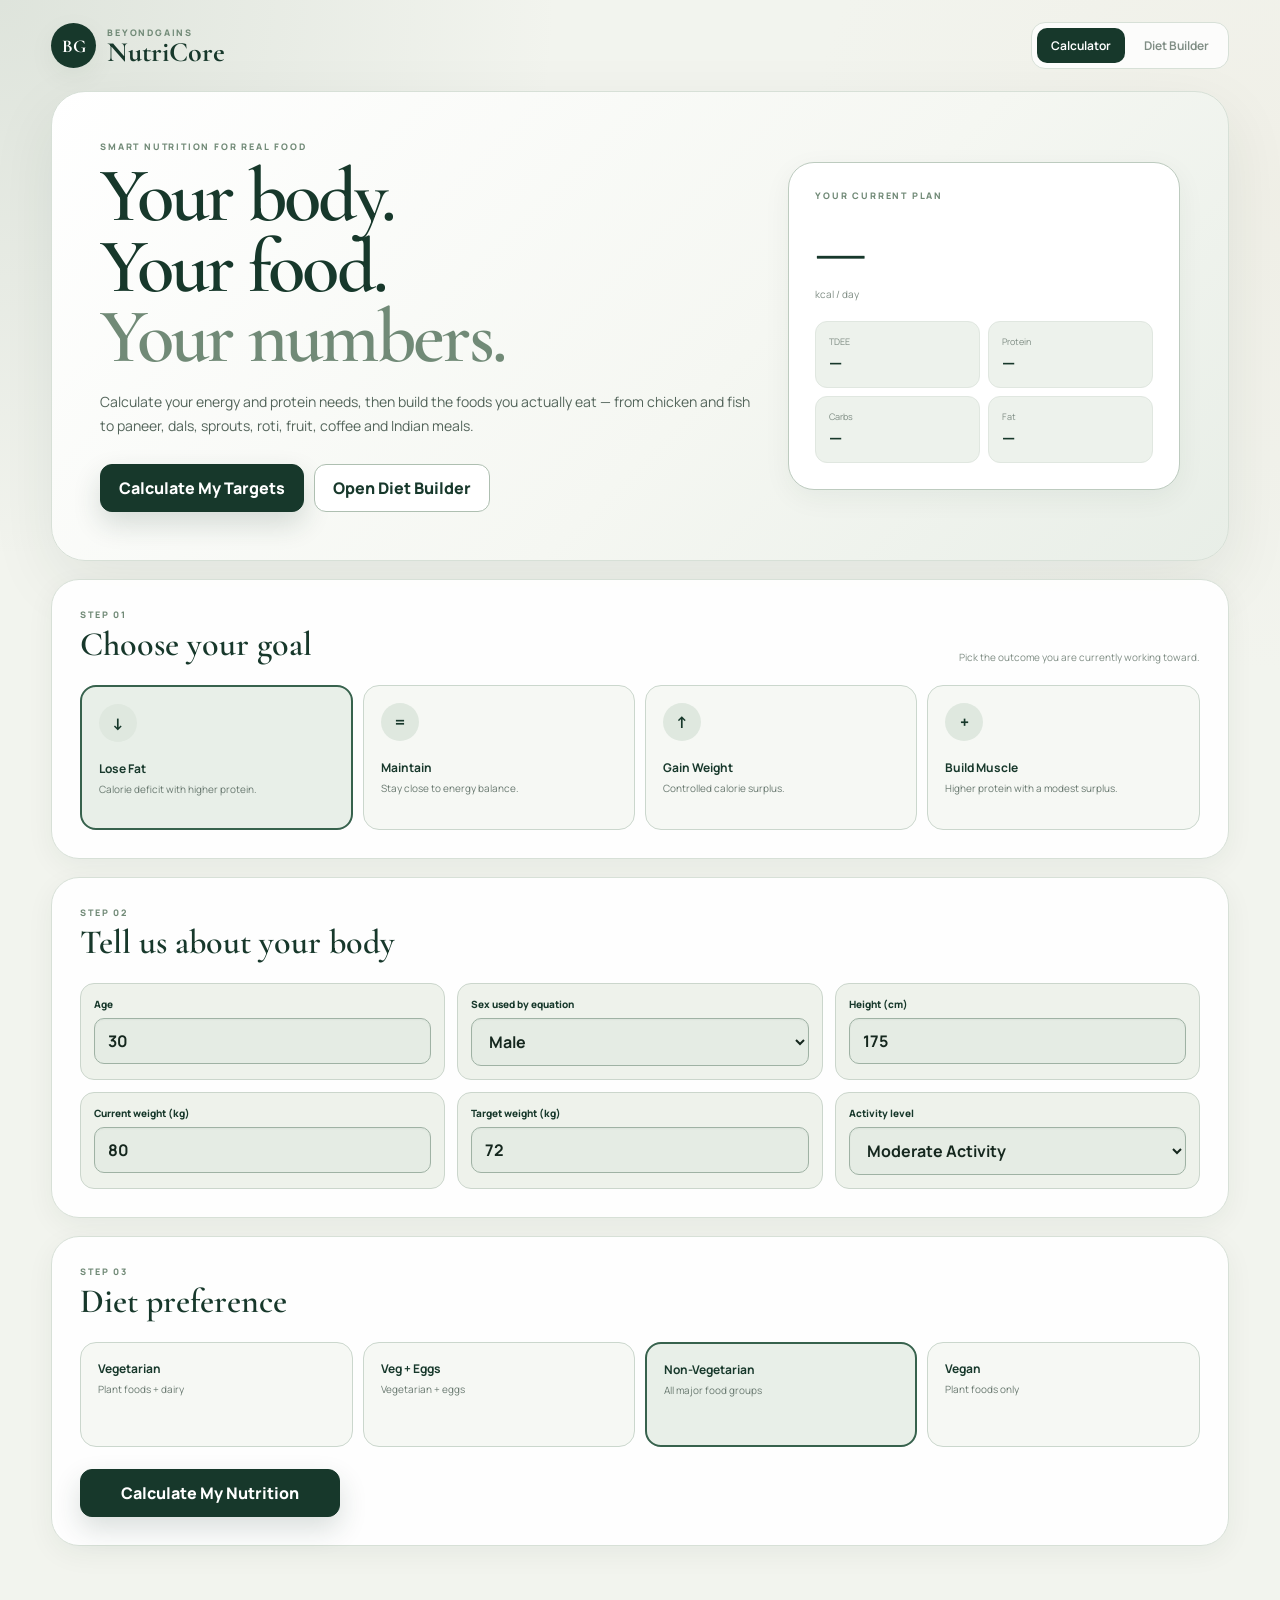
<file: index.html>
<!DOCTYPE html>
<html lang="en">
<head>
  <meta charset="UTF-8">
  <meta name="viewport" content="width=device-width, initial-scale=1.0">
  <meta
    name="description"
    content="BeyondGains NutriCore nutrition calculator and diet builder"
  >

  <title>BeyondGains NutriCore</title>

  <link
    rel="stylesheet"
    href="./style.css"
  >
</head>

<body>

<header class="navbar">

  <a
    href="./index.html"
    class="logo"
  >
    <span class="logo-mark">
      BG
    </span>

    <span class="logo-copy">
      <span class="logo-top">
        BEYONDGAINS
      </span>

      <span class="logo-main">
        NutriCore
      </span>
    </span>
  </a>


  <nav class="nav-links">

    <a
      href="./index.html"
      class="nav-link active"
    >
      Calculator
    </a>

    <a
      href="./diet.html"
      class="nav-link"
    >
      Diet Builder
    </a>

  </nav>

</header>


<main class="page">

  <!-- ======================================
       HERO
  ======================================= -->

  <section class="home-hero">

    <div class="home-hero-copy">

      <p class="eyebrow">
        SMART NUTRITION FOR REAL FOOD
      </p>

      <h1>
        Your body.
        <br>
        Your food.
        <br>
        <span>Your numbers.</span>
      </h1>

      <p class="hero-description">

        Calculate your energy and protein needs,
        then build the foods you actually eat —
        from chicken and fish to paneer, dals,
        sprouts, roti, fruit, coffee and Indian meals.

      </p>


      <div class="hero-actions">

        <button
          id="startButton"
          class="primary-button"
        >
          Calculate My Targets
        </button>


        <a
          href="./diet.html"
          class="secondary-button"
        >
          Open Diet Builder
        </a>

      </div>

    </div>



    <aside class="hero-plan-card">

      <p class="eyebrow">
        YOUR CURRENT PLAN
      </p>


      <div class="hero-calorie">

        <strong id="heroCalories">
          —
        </strong>

        <span>
          kcal / day
        </span>

      </div>


      <div class="hero-metric-grid">

        <div class="hero-metric">

          <span>
            TDEE
          </span>

          <strong id="heroTDEE">
            —
          </strong>

        </div>


        <div class="hero-metric">

          <span>
            Protein
          </span>

          <strong id="heroProtein">
            —
          </strong>

        </div>


        <div class="hero-metric">

          <span>
            Carbs
          </span>

          <strong id="heroCarbs">
            —
          </strong>

        </div>


        <div class="hero-metric">

          <span>
            Fat
          </span>

          <strong id="heroFat">
            —
          </strong>

        </div>

      </div>

    </aside>

  </section>



  <!-- ======================================
       STEP 1
  ======================================= -->

  <section
    id="calculator"
    class="panel"
  >

    <div class="section-heading">

      <div>

        <p class="eyebrow">
          STEP 01
        </p>

        <h2>
          Choose your goal
        </h2>

      </div>


      <p>
        Pick the outcome you are currently
        working toward.
      </p>

    </div>


    <div class="goal-grid">

      <label class="goal-card">

        <input
          type="radio"
          name="goal"
          value="lose"
          checked
        >

        <span class="goal-icon">
          ↓
        </span>

        <strong>
          Lose Fat
        </strong>

        <small>
          Calorie deficit with higher protein.
        </small>

      </label>


      <label class="goal-card">

        <input
          type="radio"
          name="goal"
          value="maintain"
        >

        <span class="goal-icon">
          =
        </span>

        <strong>
          Maintain
        </strong>

        <small>
          Stay close to energy balance.
        </small>

      </label>


      <label class="goal-card">

        <input
          type="radio"
          name="goal"
          value="gain"
        >

        <span class="goal-icon">
          ↑
        </span>

        <strong>
          Gain Weight
        </strong>

        <small>
          Controlled calorie surplus.
        </small>

      </label>


      <label class="goal-card">

        <input
          type="radio"
          name="goal"
          value="muscle"
        >

        <span class="goal-icon">
          +
        </span>

        <strong>
          Build Muscle
        </strong>

        <small>
          Higher protein with a modest surplus.
        </small>

      </label>

    </div>

  </section>



  <!-- ======================================
       STEP 2
  ======================================= -->

  <section class="panel">

    <div class="section-heading">

      <div>

        <p class="eyebrow">
          STEP 02
        </p>

        <h2>
          Tell us about your body
        </h2>

      </div>


      <p>
        
      </p>

    </div>


    <div class="form-grid">

      <label class="form-field">

        <span>
          Age
        </span>

        <input
          id="age"
          type="number"
          value="30"
          min="18"
          max="100"
        >

      </label>


      <label class="form-field">

        <span>
          Sex used by equation
        </span>

        <select id="sex">

          <option value="male">
            Male
          </option>

          <option value="female">
            Female
          </option>

        </select>

      </label>


      <label class="form-field">

        <span>
          Height (cm)
        </span>

        <input
          id="height"
          type="number"
          value="175"
        >

      </label>


      <label class="form-field">

        <span>
          Current weight (kg)
        </span>

        <input
          id="weight"
          type="number"
          step="0.1"
          value="80"
        >

      </label>


      <label class="form-field">

        <span>
          Target weight (kg)
        </span>

        <input
          id="targetWeight"
          type="number"
          step="0.1"
          value="72"
        >

      </label>


      <label class="form-field">

        <span>
          Activity level
        </span>

        <select id="activity">

          <option value="1.2">
            Sedentary
          </option>

          <option value="1.375">
            Light Activity
          </option>

          <option
            value="1.55"
            selected
          >
            Moderate Activity
          </option>

          <option value="1.725">
            Very Active
          </option>

          <option value="1.9">
            Athlete / Physical Work
          </option>

        </select>

      </label>

    </div>

  </section>



  <!-- ======================================
       STEP 3
  ======================================= -->

  <section class="panel">

    <div class="section-heading">

      <div>

        <p class="eyebrow">
          STEP 03
        </p>

        <h2>
          Diet preference
        </h2>

      </div>


      <p>
       
      </p>

    </div>


    <div class="diet-choice-grid">

      <label class="diet-choice">

        <input
          type="radio"
          name="diet"
          value="vegetarian"
        >

        <strong>
          Vegetarian
        </strong>

        <small>
          Plant foods + dairy
        </small>

      </label>


      <label class="diet-choice">

        <input
          type="radio"
          name="diet"
          value="eggitarian"
        >

        <strong>
          Veg + Eggs
        </strong>

        <small>
          Vegetarian + eggs
        </small>

      </label>


      <label class="diet-choice">

        <input
          type="radio"
          name="diet"
          value="nonveg"
          checked
        >

        <strong>
          Non-Vegetarian
        </strong>

        <small>
          All major food groups
        </small>

      </label>


      <label class="diet-choice">

        <input
          type="radio"
          name="diet"
          value="vegan"
        >

        <strong>
          Vegan
        </strong>

        <small>
          Plant foods only
        </small>

      </label>

    </div>


    <div class="calculate-row">

      <button
        id="calculateButton"
        class="primary-button primary-button-large"
      >
        Calculate My Nutrition
      </button>

    </div>


    <div
      id="results"
      class="results-grid hidden"
    >

      <article class="result-card">

        <span>
          BMI
        </span>

        <strong id="resultBMI">
          —
        </strong>

      </article>


      <article class="result-card">

        <span>
          TDEE
        </span>

        <strong id="resultTDEE">
          —
        </strong>

      </article>


      <article class="result-card featured">

        <span>
          Goal Calories
        </span>

        <strong id="resultCalories">
          —
        </strong>

      </article>


      <article class="result-card featured">

        <span>
          Protein
        </span>

        <strong id="resultProtein">
          —
        </strong>

      </article>

    </div>


    <a
      id="dietButton"
      href="./diet.html"
      class="primary-button diet-launch hidden"
    >
      Build My Diet →
    </a>

  </section>

</main>



<script>

const $ =
  id =>
    document.getElementById(id);


const selected =
  name =>
    document.querySelector(
      `input[name="${name}"]:checked`
    )?.value;



function bmi(
  weight,
  heightCm
) {

  const metres =
    heightCm / 100;


  return weight /
    (
      metres *
      metres
    );

}



function bmr(
  weight,
  height,
  age,
  sex
) {

  return (

    10 * weight +

    6.25 * height -

    5 * age +

    (
      sex === "male"
        ? 5
        : -161
    )

  );

}



function proteinTarget(
  weight,
  targetWeight,
  goal
) {

  let reference =
    weight;


  if (
    goal === "lose" &&
    targetWeight > 0 &&
    targetWeight < weight
  ) {

    reference =
      targetWeight;

  }


  const factor =

    goal === "muscle"
      ? 1.8

      : (
          goal === "lose" ||
          goal === "gain"
        )

        ? 1.6
        : 1.4;


  return (
    reference *
    factor
  );

}



function renderPlan(
  plan
) {

  $("heroCalories")
    .textContent =
      plan.calories;


  $("heroTDEE")
    .textContent =
      `${plan.tdee}`;


  $("heroProtein")
    .textContent =
      `${plan.protein} g`;


  $("heroCarbs")
    .textContent =
      `${plan.carbs} g`;


  $("heroFat")
    .textContent =
      `${plan.fat} g`;


  $("resultBMI")
    .textContent =
      plan.bmi;


  $("resultTDEE")
    .textContent =
      plan.tdee;


  $("resultCalories")
    .textContent =
      plan.calories;


  $("resultProtein")
    .textContent =
      `${plan.protein} g`;


  $("results")
    .classList
    .remove("hidden");


  $("dietButton")
    .classList
    .remove("hidden");

}



function calculatePlan() {

  const age =
    Number(
      $("age").value
    );


  const sex =
    $("sex").value;


  const height =
    Number(
      $("height").value
    );


  const weight =
    Number(
      $("weight").value
    );


  const targetWeight =
    Number(
      $("targetWeight").value
    );


  const activity =
    Number(
      $("activity").value
    );


  const goal =
    selected("goal");


  const diet =
    selected("diet");


  const bmiValue =
    bmi(
      weight,
      height
    );


  const bmrValue =
    bmr(
      weight,
      height,
      age,
      sex
    );


  const tdee =
    bmrValue *
    activity;


  let calories =
    tdee;


  if (
    goal === "lose"
  ) {

    calories -=
      500;

  }


  if (
    goal === "gain"
  ) {

    calories +=
      300;

  }


  if (
    goal === "muscle"
  ) {

    calories +=
      250;

  }


  calories =
    Math.max(
      1200,
      calories
    );


  const protein =
    proteinTarget(
      weight,
      targetWeight,
      goal
    );


  const fat =
    Math.max(

      weight * 0.7,

      calories *
      0.25 /
      9

    );


  const carbs =
    Math.max(

      0,

      calories -

      protein * 4 -

      fat * 9

    ) / 4;


  const fibre =
    calories *
    14 /
    1000;


  const plan = {

    age,

    sex,

    height,

    weight,

    targetWeight,

    activity,

    goal,

    diet,

    bmi:
      Number(
        bmiValue.toFixed(1)
      ),

    bmr:
      Math.round(
        bmrValue
      ),

    tdee:
      Math.round(
        tdee
      ),

    calories:
      Math.round(
        calories
      ),

    protein:
      Math.round(
        protein
      ),

    carbs:
      Math.round(
        carbs
      ),

    fat:
      Math.round(
        fat
      ),

    fibre:
      Math.round(
        fibre
      )

  };


  localStorage.setItem(

    "nutricorePlan",

    JSON.stringify(plan)

  );


  renderPlan(plan);


  $("results")
    .scrollIntoView({

      behavior:
        "smooth",

      block:
        "center"

    });

}



$("calculateButton")
  .addEventListener(

    "click",

    calculatePlan

  );


$("startButton")
  .addEventListener(

    "click",

    () => {

      $("calculator")
        .scrollIntoView({

          behavior:
            "smooth"

        });

    }

  );


const saved =
  localStorage.getItem(
    "nutricorePlan"
  );


if (saved) {

  renderPlan(
    JSON.parse(saved)
  );

}

</script>

</body>
</html>
</file>
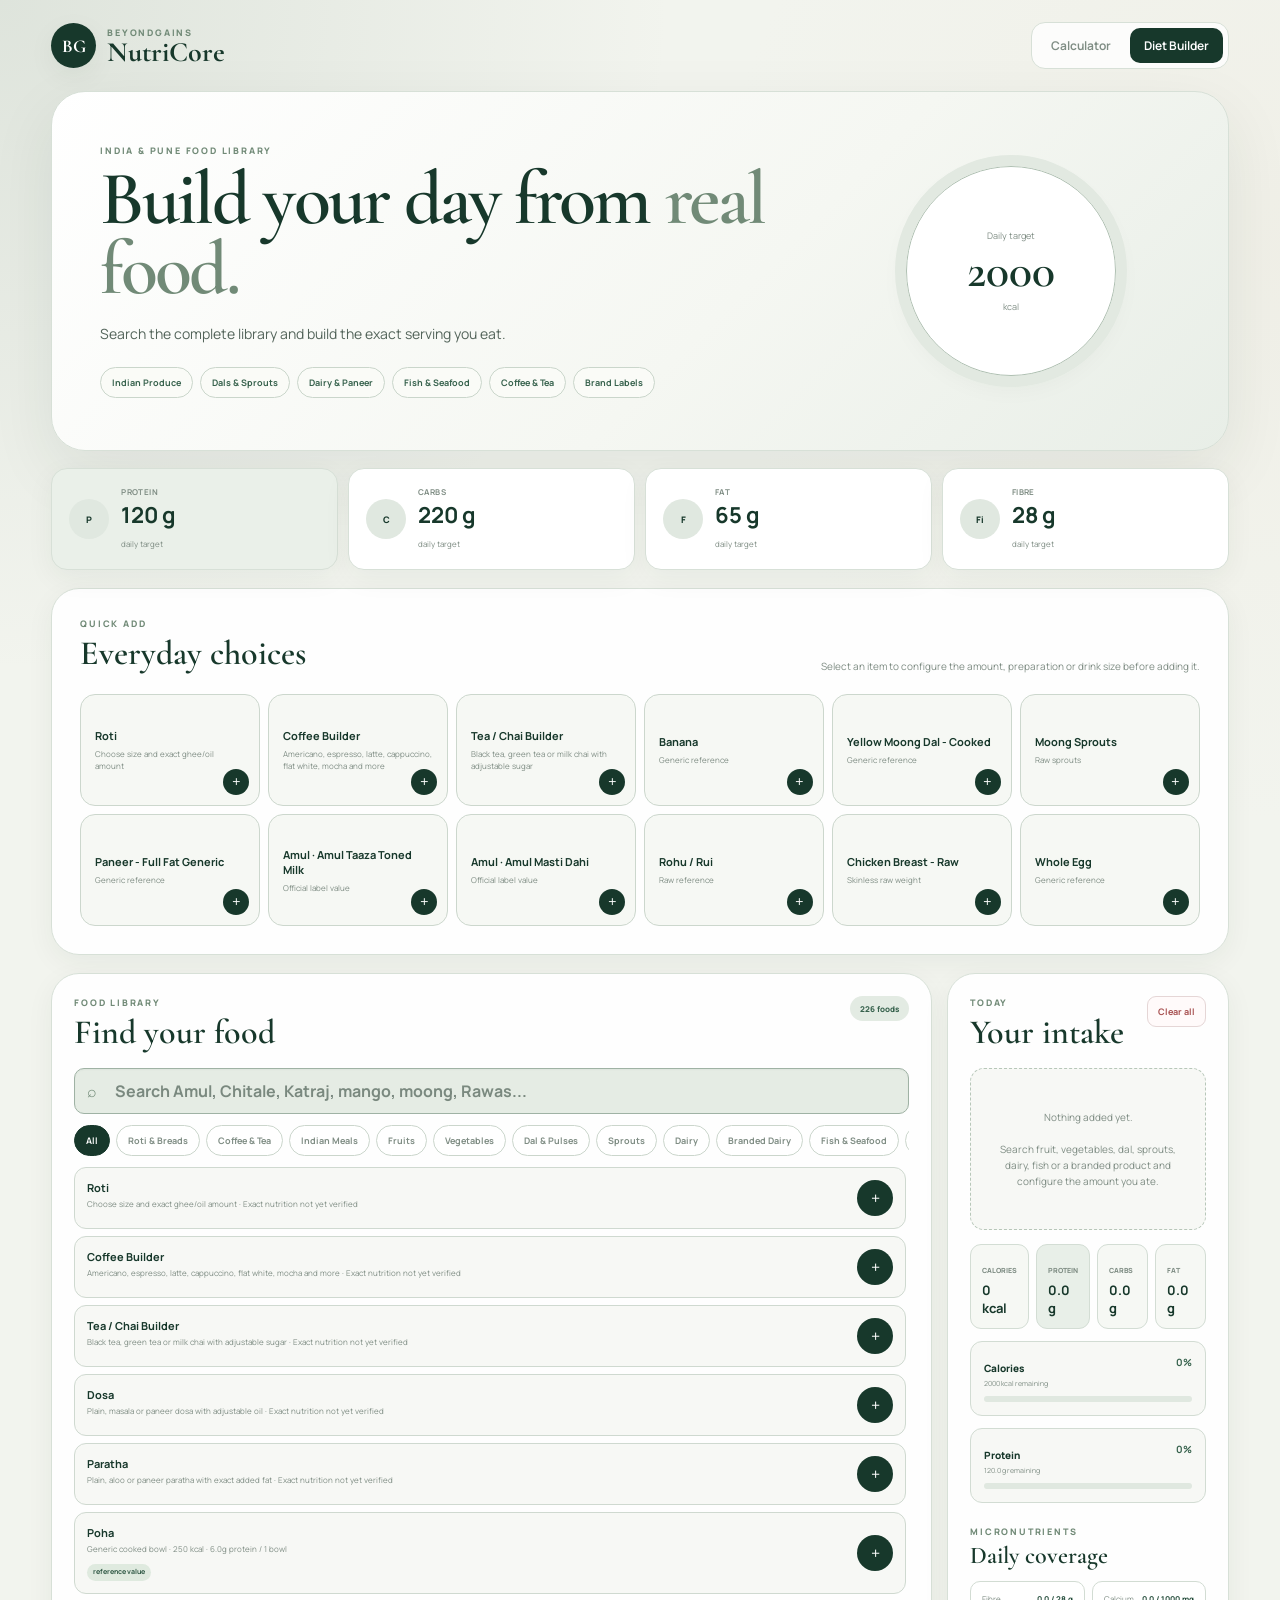
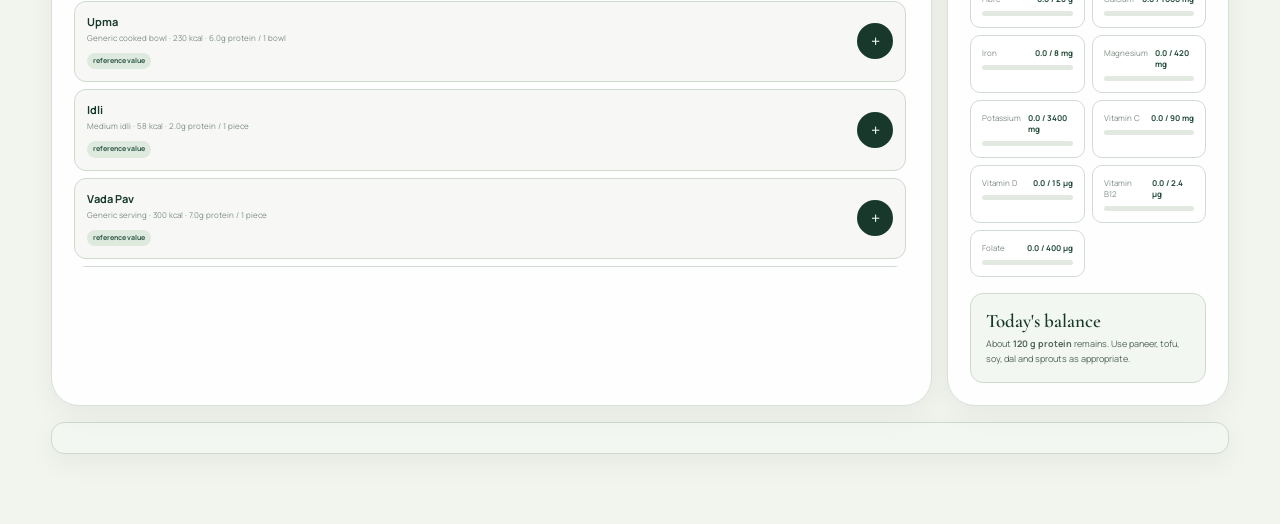
<file: diet.html>
<!DOCTYPE html>
<html lang="en">

<head>

  <meta charset="UTF-8">

  <meta
    name="viewport"
    content="width=device-width, initial-scale=1.0"
  >

  <meta
    name="description"
    content="BeyondGains NutriCore diet builder"
  >

  <title>
    NutriCore — Diet Builder
  </title>


  <link
    rel="stylesheet"
    href="./style.css"
  >

</head>


<body>

<header class="navbar">

  <a
    href="./index.html"
    class="logo"
  >

    <span class="logo-mark">
      BG
    </span>

    <span class="logo-copy">

      <span class="logo-top">
        BEYONDGAINS
      </span>

      <span class="logo-main">
        NutriCore
      </span>

    </span>

  </a>


  <nav class="nav-links">

    <a
      href="./index.html"
      class="nav-link"
    >
      Calculator
    </a>

    <a
      href="./diet.html"
      class="nav-link active"
    >
      Diet Builder
    </a>

  </nav>

</header>



<main class="page">

  <!-- ===========================================
       HERO
  ============================================ -->

  <section class="diet-hero">

    <div class="diet-hero-copy">

      <p class="eyebrow">
        INDIA & PUNE FOOD LIBRARY
      </p>

      <h1>
        Build your day from
        <span>real food.</span>
      </h1>

      <p id="dietTypeDisplay">

        Search fresh produce, dals, sprouts,
        milk, curd, paneer, fish, eggs,
        grains, Indian meals and Pune-relevant
        branded dairy products.

      </p>


      <div class="diet-badges">

        <span>
          Indian Produce
        </span>

        <span>
          Dals & Sprouts
        </span>

        <span>
          Dairy & Paneer
        </span>

        <span>
          Fish & Seafood
        </span>

        <span>
          Coffee & Tea
        </span>

        <span>
          Brand Labels
        </span>

      </div>

    </div>



    <div class="target-orbit">

      <div class="target-ring">

        <span>
          Daily target
        </span>

        <strong id="targetCalories">
          —
        </strong>

        <small>
          kcal
        </small>

      </div>

    </div>

  </section>



  <!-- ===========================================
       TARGETS
  ============================================ -->

  <section class="dashboard-grid">

    <article class="dashboard-card featured-dashboard">

      <span class="dashboard-icon">
        P
      </span>

      <div>

        <span>
          Protein
        </span>

        <strong id="targetProtein">
          —
        </strong>

        <small>
          daily target
        </small>

      </div>

    </article>


    <article class="dashboard-card">

      <span class="dashboard-icon">
        C
      </span>

      <div>

        <span>
          Carbs
        </span>

        <strong id="targetCarbs">
          —
        </strong>

        <small>
          daily target
        </small>

      </div>

    </article>


    <article class="dashboard-card">

      <span class="dashboard-icon">
        F
      </span>

      <div>

        <span>
          Fat
        </span>

        <strong id="targetFat">
          —
        </strong>

        <small>
          daily target
        </small>

      </div>

    </article>


    <article class="dashboard-card">

      <span class="dashboard-icon">
        Fi
      </span>

      <div>

        <span>
          Fibre
        </span>

        <strong id="targetFibre">
          —
        </strong>

        <small>
          daily target
        </small>

      </div>

    </article>

  </section>



  <!-- ===========================================
       QUICK
  ============================================ -->

  <section class="quick-section">

    <div class="section-heading">

      <div>

        <p class="eyebrow">
          QUICK ADD
        </p>

        <h2>
          Everyday choices
        </h2>

      </div>


      <p>
        Select an item to configure the amount,
        preparation or drink size before adding it.
      </p>

    </div>


    <div
      id="quickFoodGrid"
      class="quick-food-grid"
    ></div>

  </section>



  <!-- ===========================================
       FOOD + TODAY
  ============================================ -->

  <section class="food-layout">

    <div class="food-browser">

      <div class="food-browser-head">

        <div>

          <p class="eyebrow">
            FOOD LIBRARY
          </p>

          <h2>
            Find your food
          </h2>

        </div>


        <span
          id="foodCount"
          class="food-count"
        >
          0 foods
        </span>

      </div>


      <div class="search-shell">

        <span class="search-symbol">
          ⌕
        </span>

        <input
          id="foodSearch"
          type="search"
          placeholder="Search Amul, Chitale, Katraj, mango, moong, Rawas..."
        >

      </div>


      <div
        id="filterRow"
        class="filter-row"
      ></div>


      <div
        id="foodList"
        class="food-list"
      ></div>

    </div>



    <div class="meal-panel">

      <div class="meal-panel-head">

        <div>

          <p class="eyebrow">
            TODAY
          </p>

          <h2>
            Your intake
          </h2>

        </div>


        <button
          id="clearMealButton"
          class="clear-button"
        >
          Clear all
        </button>

      </div>


      <div
        id="mealItems"
        class="meal-items"
      ></div>



      <div class="meal-total-grid">

        <article class="meal-total">

          <span>
            CALORIES
          </span>

          <strong id="mealCalories">
            0 kcal
          </strong>

        </article>


        <article class="meal-total protein-total">

          <span>
            PROTEIN
          </span>

          <strong id="mealProtein">
            0 g
          </strong>

        </article>


        <article class="meal-total">

          <span>
            CARBS
          </span>

          <strong id="mealCarbs">
            0 g
          </strong>

        </article>


        <article class="meal-total">

          <span>
            FAT
          </span>

          <strong id="mealFat">
            0 g
          </strong>

        </article>

      </div>



      <div class="progress-card">

        <div class="progress-label">

          <div>

            <span>
              Calories
            </span>

            <small id="calorieRemainingText">
              —
            </small>

          </div>

          <strong id="progressText">
            0%
          </strong>

        </div>


        <div class="progress-track">

          <div
            id="progressBar"
            class="progress-bar"
          ></div>

        </div>

      </div>



      <div class="progress-card">

        <div class="progress-label">

          <div>

            <span>
              Protein
            </span>

            <small id="proteinRemainingText">
              —
            </small>

          </div>

          <strong id="proteinProgressText">
            0%
          </strong>

        </div>


        <div class="progress-track">

          <div
            id="proteinProgressBar"
            class="progress-bar protein-bar"
          ></div>

        </div>

      </div>



      <div class="micro-heading">

        <p class="eyebrow">
          MICRONUTRIENTS
        </p>

        <h3>
          Daily coverage
        </h3>

      </div>


      <div
        id="micronutrients"
        class="micronutrient-grid"
      ></div>


      <div
        id="suggestionBox"
        class="suggestion-box"
      ></div>

    </div>

  </section>



  <section class="data-note">

    <strong>
     
    </strong>

    <p>

     

    </p>

  </section>

</main>



<!-- ===============================================
     FOOD CALCULATOR
================================================ -->

<div
  id="foodCalculatorOverlay"
  class="food-calculator-overlay"
>

  <div class="food-calculator">

    <div class="calculator-main">

      <div class="calculator-header">

        <div>

          <p class="eyebrow">
            FOOD CALCULATOR
          </p>

          <h2 id="calculatorFoodName">
            Food
          </h2>


          <div class="food-meta-line">

            <span id="calculatorBrand"></span>

            <span id="calculatorStatus"></span>

          </div>

        </div>


        <button
          id="calculatorClose"
          class="calculator-close"
        >
          ×
        </button>

      </div>



      <div class="calculator-screen">

        <div class="calculator-display-top">

          <span id="calculatorFoodDescription">
            Configure serving
          </span>

          <strong id="calculatorUnitLabel">
            g
          </strong>

        </div>



        <div class="calculator-number-display">

          <span id="calculatorQuantityLabel">
            Quantity
          </span>

          <strong id="calculatorQuantity">
            1
          </strong>

        </div>



        <div class="live-macros">

          <div class="live-macro">

            <span>
              CALORIES
            </span>

            <strong id="calculatorCalories">
              0
            </strong>

          </div>


          <div class="live-macro">

            <span>
              PROTEIN
            </span>

            <strong id="calculatorProtein">
              0 g
            </strong>

          </div>


          <div class="live-macro">

            <span>
              CARBS
            </span>

            <strong id="calculatorCarbs">
              0 g
            </strong>

          </div>


          <div class="live-macro">

            <span>
              FAT
            </span>

            <strong id="calculatorFat">
              0 g
            </strong>

          </div>

        </div>

      </div>


      <div
        id="calculatorOptions"
        class="calculator-options"
      ></div>


      <div
        id="calculatorWarning"
        class="calculator-warning hidden"
      ></div>

    </div>



    <aside class="number-pad-panel">

      <div class="number-pad-title">
        AMOUNT
      </div>


      <div class="number-pad">

        <button class="num-key" data-number="1">1</button>
        <button class="num-key" data-number="2">2</button>
        <button class="num-key" data-number="3">3</button>

        <button class="num-key" data-number="4">4</button>
        <button class="num-key" data-number="5">5</button>
        <button class="num-key" data-number="6">6</button>

        <button class="num-key" data-number="7">7</button>
        <button class="num-key" data-number="8">8</button>
        <button class="num-key" data-number="9">9</button>

        <button
          class="num-key action"
          data-number="."
        >
          .
        </button>

        <button
          class="num-key"
          data-number="0"
        >
          0
        </button>

        <button
          id="calculatorBackspace"
          class="num-key action"
        >
          ⌫
        </button>

      </div>


      <button
        id="calculatorClear"
        class="secondary-button keypad-secondary"
      >
        Clear
      </button>


      <button
        id="calculatorAdd"
        class="primary-button calculator-add"
      >
        Add to Today
      </button>


      <p class="calculator-note">

        Nutrition can vary by size,
        recipe and current product label.

      </p>

    </aside>

  </div>

</div>



<script
  type="module"
  src="./diet.js"
></script>

</body>
</html>
</file>
<file: style.css>
@import url("https://fonts.googleapis.com/css2?family=Cormorant+Garamond:wght@500;600;700&family=Manrope:wght@400;500;600;700;800&display=swap");


:root {

  --bg:
    #f2f4ee;

  --surface:
    #ffffff;

  --soft:
    #f7f8f4;

  --soft-green:
    #eaf0e9;

  --forest:
    #17382b;

  --forest-2:
    #214a38;

  --forest-3:
    #37624d;

  --sage:
    #718a77;

  --sage-2:
    #9fb1a2;

  --sage-3:
    #cdd8cd;

  --sage-4:
    #e5ebe4;

  --text:
    #1b2e24;

  --text-2:
    #53645a;

  --muted:
    #7f8d84;

  --border:
    #d7e0d7;

  --danger:
    #a75050;

  --amber:
    #9a7130;

  --shadow:
    0 22px 65px
    rgba(23,56,43,.08);

  --shadow-sm:
    0 8px 28px
    rgba(23,56,43,.055);

}



/* ==============================================
   RESET
============================================== */

* {
  box-sizing:
    border-box;
}


html {
  scroll-behavior:
    smooth;
}


body {

  margin: 0;

  min-height:
    100vh;

  color:
    var(--text);

  font-family:
    "Manrope",
    sans-serif;

  background:

    radial-gradient(
      circle at 0 0,
      rgba(159,177,162,.24),
      transparent 27%
    ),

    radial-gradient(
      circle at 100% 12%,
      rgba(235,228,214,.28),
      transparent 25%
    ),

    var(--bg);

}


a {
  color: inherit;
  text-decoration: none;
}


button,
input,
select {
  font: inherit;
}


button {
  cursor: pointer;
}


h1,
h2,
h3,
h4 {

  font-family:
    "Cormorant Garamond",
    Georgia,
    serif;

}


.hidden {
  display:
    none !important;
}



/* ==============================================
   NAV
============================================== */

.navbar {

  width:
    min(1240px,92%);

  margin:
    auto;

  padding:
    22px 0;

  display:
    flex;

  align-items:
    center;

  justify-content:
    space-between;

}


.logo {

  display:
    flex;

  align-items:
    center;

  gap:
    11px;

}


.logo-mark {

  width:
    45px;

  height:
    45px;

  display:
    flex;

  align-items:
    center;

  justify-content:
    center;

  border-radius:
    50%;

  color:
    white;

  background:
    var(--forest);

  font-family:
    "Cormorant Garamond";

  font-size:
    18px;

  font-weight:
    700;

  box-shadow:
    var(--shadow-sm);

}


.logo-copy {

  display:
    flex;

  flex-direction:
    column;

}


.logo-top {

  font-size:
    9px;

  font-weight:
    800;

  letter-spacing:
    .2em;

  color:
    var(--sage);

}


.logo-main {

  font-family:
    "Cormorant Garamond";

  font-size:
    28px;

  font-weight:
    700;

  line-height:
    .95;

  color:
    var(--forest);

}


.nav-links {

  display:
    flex;

  gap:
    5px;

  padding:
    5px;

  border:
    1px solid
    var(--border);

  border-radius:
    14px;

  background:
    rgba(255,255,255,.82);

}


.nav-link {

  padding:
    9px 14px;

  border-radius:
    10px;

  color:
    var(--muted);

  font-size:
    12px;

  font-weight:
    650;

  transition:
    .15s;

}


.nav-link:hover {

  color:
    var(--forest);

  background:
    var(--sage-4);

}


.nav-link.active {

  color:
    #fff;

  background:
    var(--forest);

}



/* ==============================================
   COMMON
============================================== */

.page {

  width:
    min(1240px,92%);

  margin:
    auto;

  padding-bottom:
    70px;

}


.eyebrow {

  margin:
    0;

  color:
    var(--sage);

  font-size:
    9px;

  font-weight:
    800;

  letter-spacing:
    .2em;

}



.primary-button,
.secondary-button {

  min-height:
    48px;

  padding:
    12px 18px;

  border-radius:
    12px;

  font-weight:
    800;

  display:
    inline-flex;

  align-items:
    center;

  justify-content:
    center;

  transition:
    .15s;

}


.primary-button {

  border:
    1px solid
    var(--forest);

  color:
    #fff;

  background:
    var(--forest);

  box-shadow:

    0 12px 28px
    rgba(23,56,43,.16);

}


.primary-button:hover {

  background:
    var(--forest-2);

  transform:
    translateY(-2px);

}


.primary-button:active,
.secondary-button:active {

  transform:
    scale(.96);

}


.secondary-button {

  border:
    1px solid
    #aebfb1;

  color:
    var(--forest);

  background:
    #fff;

}


.secondary-button:hover {

  background:
    var(--soft-green);

}


.primary-button-large {

  min-width:
    260px;

}


.diet-launch {

  margin-top:
    14px;

  width:
    max-content;

}


.calculate-row {

  margin-top:
    22px;

}



/* ==============================================
   HERO
============================================== */

.home-hero,
.diet-hero {

  min-height:
    440px;

  padding:
    48px;

  border:
    1px solid
    var(--border);

  border-radius:
    34px;

  background:

    linear-gradient(
      135deg,
      #fff,
      #f5f7f2 58%,
      #e8eee7
    );

  box-shadow:
    var(--shadow);

}


.home-hero {

  display:
    grid;

  grid-template-columns:
    1.25fr .75fr;

  gap:
    36px;

  align-items:
    center;

}


.home-hero h1,
.diet-hero h1 {

  margin:
    8px 0 17px;

  color:
    var(--forest);

  font-size:
    clamp(
      52px,
      6vw,
      82px
    );

  line-height:
    .92;

  font-weight:
    600;

  letter-spacing:
    -.035em;

}


.home-hero h1 span,
.diet-hero h1 span {

  color:
    var(--sage);

}


.hero-description,
.diet-hero p:not(.eyebrow) {

  max-width:
    650px;

  color:
    var(--text-2);

  font-size:
    14px;

  line-height:
    1.75;

}


.hero-actions {

  display:
    flex;

  gap:
    10px;

  flex-wrap:
    wrap;

  margin-top:
    25px;

}



/* ==============================================
   HERO PLAN CARD
============================================== */

.hero-plan-card {

  padding:
    26px;

  border:
    1px solid
    #bdcbbf;

  border-radius:
    26px;

  background:
    #fff;

  box-shadow:
    var(--shadow-sm);

}


.hero-calorie {

  margin:
    10px 0 20px;

}


.hero-calorie strong {

  font-family:
    "Cormorant Garamond";

  font-size:
    62px;

  color:
    var(--forest);

  font-weight:
    600;

  letter-spacing:
    -.04em;

}


.hero-calorie span {

  display:
    block;

  color:
    var(--muted);

  font-size:
    10px;

}


.hero-metric-grid {

  display:
    grid;

  grid-template-columns:
    repeat(2,1fr);

  gap:
    8px;

}


.hero-metric {

  padding:
    13px;

  border-radius:
    12px;

  background:
    #edf2ec;

  border:
    1px solid
    #e0e7e0;

}


.hero-metric span {

  display:
    block;

  color:
    var(--muted);

  font-size:
    9px;

}


.hero-metric strong {

  display:
    block;

  margin-top:
    3px;

  color:
    var(--forest);

  font-size:
    17px;

}



/* ==============================================
   PANELS
============================================== */

.panel,
.quick-section,
.food-browser,
.meal-panel,
.data-note {

  margin-top:
    18px;

  padding:
    28px;

  border:
    1px solid
    var(--border);

  border-radius:
    28px;

  background:
    rgba(255,255,255,.94);

  box-shadow:
    var(--shadow-sm);

}


.section-heading,
.food-browser-head,
.meal-panel-head {

  display:
    flex;

  align-items:
    flex-end;

  justify-content:
    space-between;

  gap:
    18px;

  margin-bottom:
    20px;

}


.section-heading h2,
.food-browser h2,
.meal-panel h2 {

  margin:
    3px 0 0;

  color:
    var(--forest);

  font-size:
    34px;

  font-weight:
    600;

}


.section-heading > p {

  max-width:
    420px;

  margin:
    0;

  color:
    var(--muted);

  font-size:
    10px;

  line-height:
    1.5;

}



/* ==============================================
   GOAL CARDS
============================================== */

.goal-grid,
.diet-choice-grid {

  display:
    grid;

  grid-template-columns:
    repeat(4,1fr);

  gap:
    10px;

}


.goal-card,
.diet-choice {

  position:
    relative;

  padding:
    17px;

  border:
    1px solid
    #cbd7cd;

  border-radius:
    16px;

  background:
    #f6f8f4;

  cursor:
    pointer;

  transition:
    .15s;

  min-height:
    145px;

}


.diet-choice {

  min-height:
    105px;

}


.goal-card:hover,
.diet-choice:hover {

  transform:
    translateY(-3px);

  border-color:
    #8fa795;

  background:
    #eaf0e9;

  box-shadow:
    var(--shadow-sm);

}


.goal-card input,
.diet-choice input {

  position:
    absolute;

  opacity:
    0;

}


.goal-card:has(input:checked),
.diet-choice:has(input:checked) {

  border:
    2px solid
    var(--forest-3);

  background:
    #e8efe8;

}


.goal-icon {

  width:
    38px;

  height:
    38px;

  display:
    flex;

  align-items:
    center;

  justify-content:
    center;

  border-radius:
    50%;

  background:
    #dfe8df;

  color:
    var(--forest);

  font-weight:
    800;

  margin-bottom:
    18px;

}


.goal-card strong,
.diet-choice strong {

  display:
    block;

  color:
    var(--forest);

  font-size:
    12px;

}


.goal-card small,
.diet-choice small {

  display:
    block;

  margin-top:
    5px;

  color:
    #697970;

  font-size:
    10px;

  line-height:
    1.5;

}



/* ==============================================
   FORM
============================================== */

.form-grid {

  display:
    grid;

  grid-template-columns:
    repeat(3,1fr);

  gap:
    12px;

}


.form-field {

  padding:
    13px;

  border:
    1px solid
    #cbd6cc;

  border-radius:
    14px;

  background:
    #eef2eb;

}


.form-field > span {

  display:
    block;

  margin-bottom:
    7px;

  color:
    var(--forest);

  font-size:
    10px;

  font-weight:
    800;

}


.form-field input,
.form-field select,
.search-shell input {

  width:
    100%;

  min-height:
    46px;

  padding:
    11px 13px;

  border:
    1px solid
    #9fb2a4;

  border-radius:
    10px;

  outline:
    none;

  background:
    #e5ece4;

  color:
    #15271e;

  font-weight:
    700;

  box-shadow:

    inset 0 1px 2px
    rgba(23,56,43,.04);

}


.form-field input:focus,
.form-field select:focus,
.search-shell input:focus {

  border-color:
    var(--forest-3);

  background:
    #fff;

  box-shadow:

    0 0 0 4px
    rgba(55,98,77,.1);

}


.form-field input::placeholder,
.search-shell input::placeholder {

  color:
    #7a897f;

}


.form-field select option {

  color:
    #15271e;

  background:
    #fff;

}



/* ==============================================
   RESULTS
============================================== */

.results-grid {

  display:
    grid;

  grid-template-columns:
    repeat(4,1fr);

  gap:
    9px;

  margin-top:
    20px;

}


.result-card {

  padding:
    16px;

  border:
    1px solid
    #cbd7cd;

  border-radius:
    14px;

  background:
    #f5f7f3;

}


.result-card.featured {

  background:
    #e8efe8;

  border-color:
    #a8bba9;

}


.result-card span {

  display:
    block;

  color:
    var(--muted);

  font-size:
    9px;

  font-weight:
    700;

}


.result-card strong {

  display:
    block;

  margin-top:
    5px;

  color:
    var(--forest);

  font-size:
    26px;

}



/* ==============================================
   DIET HERO
============================================== */

.diet-hero {

  display:
    grid;

  grid-template-columns:
    1.35fr .65fr;

  gap:
    40px;

  align-items:
    center;

  min-height:
    360px;

}


.diet-hero h1 {

  font-size:
    clamp(
      50px,
      6vw,
      76px
    );

}


.diet-badges {

  display:
    flex;

  flex-wrap:
    wrap;

  gap:
    7px;

  margin-top:
    20px;

}


.diet-badges span {

  padding:
    8px 11px;

  border:
    1px solid
    #cad6cb;

  border-radius:
    999px;

  background:
    #fafbf7;

  color:
    var(--forest-3);

  font-size:
    9px;

  font-weight:
    700;

}


.target-orbit {

  display:
    flex;

  justify-content:
    center;

}


.target-ring {

  width:
    210px;

  height:
    210px;

  display:
    flex;

  flex-direction:
    column;

  align-items:
    center;

  justify-content:
    center;

  border:
    1px solid
    #afc0b2;

  outline:
    11px solid
    #e2e9e1;

  border-radius:
    50%;

  background:
    #fff;

  box-shadow:
    var(--shadow-sm);

}


.target-ring span,
.target-ring small {

  color:
    var(--muted);

  font-size:
    9px;

}


.target-ring strong {

  font-family:
    "Cormorant Garamond";

  font-size:
    48px;

  color:
    var(--forest);

  font-weight:
    600;

}



/* ==============================================
   DASHBOARD
============================================== */

.dashboard-grid {

  display:
    grid;

  grid-template-columns:
    repeat(4,1fr);

  gap:
    10px;

  margin-top:
    17px;

}


.dashboard-card {

  display:
    flex;

  align-items:
    center;

  gap:
    12px;

  padding:
    17px;

  border:
    1px solid
    var(--border);

  border-radius:
    16px;

  background:
    #fff;

  box-shadow:
    var(--shadow-sm);

}


.featured-dashboard {

  background:
    #eaf0e9;

}


.dashboard-icon {

  width:
    40px;

  height:
    40px;

  display:
    flex;

  align-items:
    center;

  justify-content:
    center;

  flex-shrink:
    0;

  border-radius:
    50%;

  background:
    #e0e8e0;

  color:
    var(--forest);

  font-size:
    9px;

  font-weight:
    800;

}


.dashboard-card span:not(.dashboard-icon) {

  display:
    block;

  color:
    var(--muted);

  font-size:
    8px;

  font-weight:
    700;

  text-transform:
    uppercase;

  letter-spacing:
    .05em;

}


.dashboard-card strong {

  display:
    block;

  margin-top:
    3px;

  color:
    var(--forest);

  font-size:
    22px;

}


.dashboard-card small {

  color:
    var(--muted);

  font-size:
    8px;

}



/* ==============================================
   QUICK FOOD
============================================== */

.quick-food-grid {

  display:
    grid;

  grid-template-columns:
    repeat(6,1fr);

  gap:
    8px;

}


.quick-food-card {

  position:
    relative;

  min-height:
    112px;

  padding:
    14px;

  text-align:
    left;

  border:
    1px solid
    #ccd7cd;

  border-radius:
    15px;

  background:
    #f6f8f4;

  transition:
    .14s;

}


.quick-food-card:hover {

  transform:
    translateY(-2px);

  border-color:
    #94a996;

  background:
    #eaf0e9;

}


.quick-food-card strong {

  display:
    block;

  color:
    var(--forest);

  font-size:
    11px;

}


.quick-food-card span {

  display:
    block;

  margin-top:
    5px;

  color:
    var(--muted);

  font-size:
    8px;

  line-height:
    1.45;

}


.quick-plus {

  position:
    absolute;

  right:
    10px;

  bottom:
    10px;

  width:
    26px;

  height:
    26px;

  display:
    flex !important;

  align-items:
    center;

  justify-content:
    center;

  border-radius:
    50%;

  color:
    #fff !important;

  background:
    var(--forest);

  font-size:
    15px !important;

}



/* ==============================================
   FOOD LAYOUT
============================================== */

.food-layout {

  display:
    grid;

  grid-template-columns:
    .95fr 1.05fr;

  gap:
    15px;

  margin-top:
    18px;

}


.food-browser,
.meal-panel {

  margin-top:
    0;

  padding:
    22px;

}


.food-browser-head,
.meal-panel-head {

  align-items:
    flex-start;

  margin-bottom:
    15px;

}


.food-count {

  padding:
    7px 10px;

  border-radius:
    999px;

  background:
    #e3ebe3;

  color:
    var(--forest-3);

  font-size:
    8px;

  font-weight:
    800;

}


.search-shell {

  position:
    relative;

}


.search-symbol {

  position:
    absolute;

  left:
    13px;

  top:
    50%;

  transform:
    translateY(-50%);

  color:
    var(--sage);

}


.search-shell input {

  padding-left:
    40px;

}



/* ==============================================
   FILTERS
============================================== */

.filter-row {

  display:
    flex;

  gap:
    6px;

  overflow-x:
    auto;

  padding:
    11px 0;

}


.filter-button {

  flex-shrink:
    0;

  padding:
    8px 11px;

  border:
    1px solid
    #cbd6cc;

  border-radius:
    999px;

  color:
    var(--muted);

  background:
    #fff;

  font-size:
    9px;

  font-weight:
    700;

}


.filter-button:hover {

  background:
    #e9efea;

  color:
    var(--forest);

}


.filter-button.active {

  color:
    #fff;

  border-color:
    var(--forest);

  background:
    var(--forest);

}



/* ==============================================
   FOOD LIST
============================================== */

.food-list {

  display:
    grid;

  gap:
    7px;

  max-height:
    700px;

  overflow-y:
    auto;

  padding-right:
    3px;

}


.food-item {

  display:
    grid;

  grid-template-columns:
    1fr auto;

  gap:
    10px;

  align-items:
    center;

  padding:
    12px;

  border:
    1px solid
    #cfd9d0;

  border-radius:
    12px;

  background:
    #f7f8f5;

  transition:
    .13s;

}


.food-item:hover {

  transform:
    translateX(2px);

  border-color:
    #97aa99;

  background:
    #edf2ec;

}


.food-name strong {

  display:
    block;

  color:
    var(--forest);

  font-size:
    11px;

}


.food-name span {

  display:
    block;

  margin-top:
    3px;

  color:
    var(--muted);

  font-size:
    8px;

  line-height:
    1.5;

}


.food-badges {

  display:
    flex;

  flex-wrap:
    wrap;

  gap:
    4px;

  margin-top:
    6px;

}


.mini-badge {

  display:
    inline-flex !important;

  width:
    max-content;

  padding:
    3px 6px;

  border-radius:
    999px;

  font-size:
    7px !important;

  font-weight:
    700;

}


.verified {

  background:
    #dfeadf;

  color:
    #315a46 !important;

}


.pending {

  background:
    #f3ebdc;

  color:
    #8b6428 !important;

}


.pune {

  background:
    #e6e9f2;

  color:
    #505d82 !important;

}


.food-add {

  width:
    36px;

  height:
    36px;

  border:
    0;

  border-radius:
    50%;

  color:
    #fff;

  background:
    var(--forest);

  font-size:
    16px;

}


.food-add:active {

  transform:
    scale(.85);

}



/* ==============================================
   MEAL
============================================== */

.clear-button {

  padding:
    8px 10px;

  border:
    1px solid
    #e5d6d6;

  border-radius:
    9px;

  color:
    var(--danger);

  background:
    #fffafa;

  font-size:
    9px;

  font-weight:
    700;

}


.meal-items {

  display:
    grid;

  gap:
    7px;

}


.empty-state {

  padding:
    40px 20px;

  border:
    1px dashed
    #b7c7b9;

  border-radius:
    14px;

  color:
    var(--muted);

  background:
    #f7f8f5;

  text-align:
    center;

  font-size:
    10px;

  line-height:
    1.6;

}


.meal-item {

  display:
    grid;

  grid-template-columns:
    1fr auto;

  gap:
    8px;

  align-items:
    center;

  padding:
    11px;

  border:
    1px solid
    #d1dad2;

  border-radius:
    11px;

  background:
    #f7f8f5;

}


.meal-item-name strong {

  display:
    block;

  color:
    var(--forest);

  font-size:
    10px;

}


.meal-item-name span {

  display:
    block;

  margin-top:
    3px;

  color:
    var(--muted);

  font-size:
    8px;

}


.remove-food {

  width:
    31px;

  height:
    31px;

  border:
    0;

  border-radius:
    50%;

  color:
    var(--danger);

  background:
    #f8eeee;

}



/* ==============================================
   TOTALS
============================================== */

.meal-total-grid {

  display:
    grid;

  grid-template-columns:
    repeat(4,1fr);

  gap:
    7px;

  margin-top:
    14px;

}


.meal-total {

  padding:
    11px;

  border:
    1px solid
    #d3ddd4;

  border-radius:
    11px;

  background:
    #f6f8f4;

}


.protein-total {

  background:
    #e8efe8;

}


.meal-total span {

  color:
    var(--muted);

  font-size:
    7px;

  font-weight:
    800;

}


.meal-total strong {

  display:
    block;

  margin-top:
    3px;

  color:
    var(--forest);

  font-size:
    13px;

}



/* ==============================================
   PROGRESS
============================================== */

.progress-card {

  margin-top:
    12px;

  padding:
    13px;

  border:
    1px solid
    #d2dcd3;

  border-radius:
    12px;

  background:
    #f7f8f5;

}


.progress-label {

  display:
    flex;

  justify-content:
    space-between;

  gap:
    10px;

}


.progress-label span {

  color:
    var(--forest);

  font-size:
    10px;

  font-weight:
    800;

}


.progress-label small {

  display:
    block;

  margin-top:
    2px;

  color:
    var(--muted);

  font-size:
    7px;

}


.progress-label strong {

  color:
    var(--forest-3);

  font-size:
    10px;

}


.progress-track {

  height:
    6px;

  margin-top:
    8px;

  overflow:
    hidden;

  border-radius:
    999px;

  background:
    #e0e8e0;

}


.progress-bar {

  height:
    100%;

  width:
    0;

  border-radius:
    inherit;

  background:

    linear-gradient(
      90deg,
      var(--forest),
      #879f8b
    );

  transition:
    width .3s;

}



/* ==============================================
   MICROS
============================================== */

.micro-heading {

  margin-top:
    22px;

}


.micro-heading h3 {

  margin:
    3px 0 0;

  color:
    var(--forest);

  font-size:
    24px;

  font-weight:
    600;

}


.micronutrient-grid {

  display:
    grid;

  grid-template-columns:
    repeat(2,1fr);

  gap:
    7px;

  margin-top:
    11px;

}


.micro-card {

  padding:
    11px;

  border:
    1px solid
    #d2dcd3;

  border-radius:
    10px;

  background:
    #fff;

}


.micro-top {

  display:
    flex;

  justify-content:
    space-between;

  gap:
    7px;

  font-size:
    8px;

}


.micro-top span {

  color:
    var(--muted);

}


.micro-top strong {

  color:
    var(--forest-2);

}


.micro-bar {

  height:
    5px;

  margin-top:
    7px;

  overflow:
    hidden;

  border-radius:
    999px;

  background:
    #e2e9e1;

}


.micro-bar div {

  height:
    100%;

  background:
    var(--forest-3);

}



/* ==============================================
   NOTE / SUGGESTIONS
============================================== */

.suggestion-box,
.data-note {

  margin-top:
    16px;

  padding:
    15px;

  border:
    1px solid
    #cfdacf;

  border-radius:
    13px;

  background:
    #f3f7f2;

}


.suggestion-box h3 {

  margin:
    0 0 5px;

  color:
    var(--forest);

  font-size:
    19px;

  font-weight:
    600;

}


.suggestion-box p,
.data-note p {

  margin:
    0;

  color:
    var(--text-2);

  font-size:
    9px;

  line-height:
    1.65;

}


.data-note strong {

  font-size:
    11px;

  color:
    var(--forest);

}



/* ==============================================
   CALCULATOR
============================================== */

.food-calculator-overlay {

  position:
    fixed;

  inset:
    0;

  z-index:
    1000;

  display:
    none;

  align-items:
    center;

  justify-content:
    center;

  padding:
    20px;

  background:
    rgba(23,56,43,.42);

  backdrop-filter:
    blur(10px);

}


.food-calculator-overlay.open {

  display:
    flex;

}


.food-calculator {

  width:
    min(920px,100%);

  max-height:
    92vh;

  overflow-y:
    auto;

  display:
    grid;

  grid-template-columns:
    1fr 305px;

  gap:
    17px;

  padding:
    22px;

  border:
    1px solid
    #b6c5b8;

  border-radius:
    27px;

  background:
    #f9faf6;

  box-shadow:

    0 40px 120px
    rgba(20,43,33,.3);

}


.calculator-header {

  display:
    flex;

  justify-content:
    space-between;

  align-items:
    flex-start;

  gap:
    15px;

  margin-bottom:
    15px;

}


.calculator-header h2 {

  margin:
    3px 0 0;

  color:
    var(--forest);

  font-size:
    36px;

  font-weight:
    600;

}


.calculator-close {

  width:
    37px;

  height:
    37px;

  border:
    0;

  border-radius:
    50%;

  color:
    var(--forest);

  background:
    #e2e9e1;

  font-size:
    18px;

}


.food-meta-line {

  display:
    flex;

  gap:
    6px;

  flex-wrap:
    wrap;

  margin-top:
    5px;

}


.food-meta-line span {

  font-size:
    8px;

  color:
    var(--muted);

}


.calculator-screen {

  padding:
    18px;

  border:
    1px solid
    #cad6cb;

  border-radius:
    17px;

  background:

    linear-gradient(
      145deg,
      #f9faf6,
      #eaf0e9
    );

}


.calculator-display-top {

  display:
    flex;

  justify-content:
    space-between;

  margin-bottom:
    14px;

}


.calculator-display-top span {

  color:
    var(--muted);

  font-size:
    9px;

}


.calculator-display-top strong {

  color:
    var(--forest-2);

  font-size:
    10px;

}


.calculator-number-display {

  padding:
    12px 14px;

  display:
    flex;

  justify-content:
    space-between;

  align-items:
    center;

  border:
    1px solid
    #cbd6cc;

  border-radius:
    11px;

  background:
    #fff;

}


.calculator-number-display span {

  color:
    var(--muted);

  font-size:
    9px;

}


.calculator-number-display strong {

  color:
    var(--forest);

  font-family:
    "Cormorant Garamond";

  font-size:
    42px;

  font-weight:
    600;

}



/* ==============================================
   CALCULATOR MACROS
============================================== */

.live-macros {

  display:
    grid;

  grid-template-columns:
    repeat(4,1fr);

  gap:
    6px;

  margin-top:
    11px;

}


.live-macro {

  padding:
    9px;

  border-radius:
    9px;

  background:
    rgba(255,255,255,.84);

}


.live-macro span {

  display:
    block;

  color:
    var(--muted);

  font-size:
    6px;

}


.live-macro strong {

  display:
    block;

  margin-top:
    2px;

  color:
    var(--forest-2);

  font-size:
    11px;

}



/* ==============================================
   CALCULATOR OPTIONS
============================================== */

.calculator-option-group {

  margin-top:
    15px;

}


.calculator-option-group > span {

  display:
    block;

  margin-bottom:
    7px;

  color:
    var(--forest);

  font-size:
    9px;

  font-weight:
    800;

}


.scroll-options {

  display:
    flex;

  gap:
    6px;

  overflow-x:
    auto;

  padding-bottom:
    3px;

}


.option-chip {

  flex-shrink:
    0;

  padding:
    8px 11px;

  border:
    1px solid
    #c8d4ca;

  border-radius:
    999px;

  color:
    var(--muted);

  background:
    #fff;

  font-size:
    9px;

  font-weight:
    700;

}


.option-chip.selected {

  color:
    #fff;

  border-color:
    var(--forest);

  background:
    var(--forest);

}


.calculator-warning {

  margin-top:
    14px;

  padding:
    12px;

  border-radius:
    11px;

  border:
    1px solid
    #decda9;

  background:
    #f8f2e6;

  color:
    #765721;

  font-size:
    9px;

  line-height:
    1.6;

}



/* ==============================================
   NUMBER PAD
============================================== */

.number-pad-panel {

  padding:
    16px;

  border:
    1px solid
    #ccd7cd;

  border-radius:
    18px;

  background:
    #f0f3ed;

}


.number-pad-title {

  margin-bottom:
    10px;

  color:
    var(--muted);

  font-size:
    8px;

  font-weight:
    800;

  letter-spacing:
    .12em;

}


.number-pad {

  display:
    grid;

  grid-template-columns:
    repeat(3,1fr);

  gap:
    7px;

}


.num-key {

  min-height:
    57px;

  border:
    1px solid
    #cbd6cc;

  border-radius:
    11px;

  color:
    var(--forest);

  background:
    #fff;

  font-size:
    17px;

  font-weight:
    700;

}


.num-key:hover {

  background:
    #e7ede6;

}


.num-key:active {

  transform:
    scale(.94);

}


.num-key.action {

  color:
    var(--forest-3);

  background:
    #eaf0e9;

}


.keypad-secondary {

  width:
    100%;

  margin-top:
    10px;

}


.calculator-add {

  width:
    100%;

  margin-top:
    10px;

}


.calculator-add:disabled {

  cursor:
    not-allowed;

  opacity:
    .48;

  transform:
    none;

}


.calculator-note {

  color:
    var(--muted);

  font-size:
    7px;

  line-height:
    1.5;

}



/* ==============================================
   RESPONSIVE
============================================== */

@media(max-width:1080px) {

  .quick-food-grid {

    grid-template-columns:
      repeat(3,1fr);

  }


  .food-layout {

    grid-template-columns:
      1fr;

  }

}



@media(max-width:850px) {

  .home-hero,
  .diet-hero {

    grid-template-columns:
      1fr;

  }


  .goal-grid,
  .diet-choice-grid,
  .dashboard-grid {

    grid-template-columns:
      repeat(2,1fr);

  }


  .form-grid {

    grid-template-columns:
      repeat(2,1fr);

  }


  .food-calculator {

    grid-template-columns:
      1fr;

  }


  .target-orbit {

    justify-content:
      flex-start;

  }

}



@media(max-width:620px) {

  .navbar {

    align-items:
      flex-start;

    flex-direction:
      column;

    gap:
      11px;

  }


  .nav-links {

    width:
      100%;

  }


  .nav-link {

    flex:
      1;

    text-align:
      center;

  }


  .home-hero,
  .diet-hero {

    padding:
      25px;

  }


  .home-hero h1,
  .diet-hero h1 {

    font-size:
      47px;

  }


  .goal-grid,
  .form-grid,
  .diet-choice-grid {

    grid-template-columns:
      1fr;

  }


  .results-grid,
  .dashboard-grid,
  .meal-total-grid,
  .micronutrient-grid,
  .live-macros {

    grid-template-columns:
      repeat(2,1fr);

  }


  .quick-food-grid {

    grid-template-columns:
      repeat(2,1fr);

  }


  .section-heading {

    align-items:
      flex-start;

    flex-direction:
      column;

  }

}
</file>
